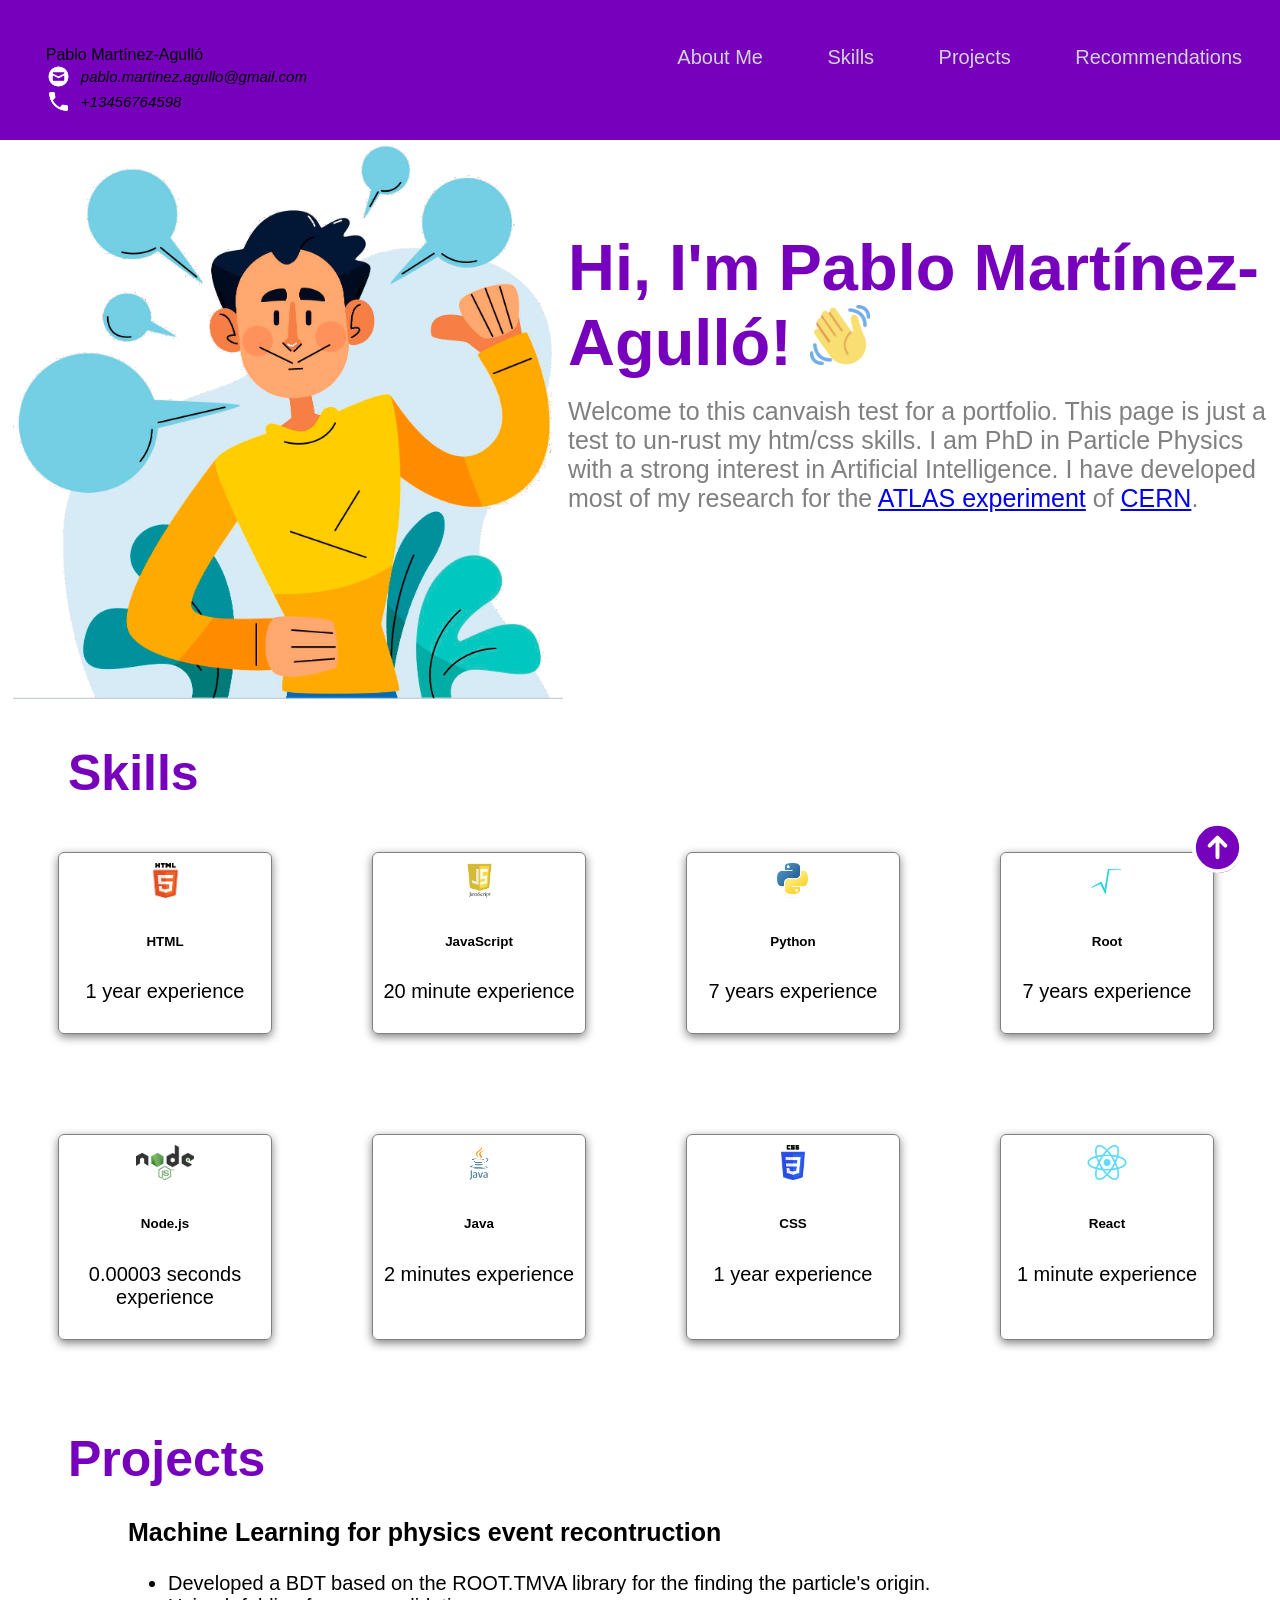
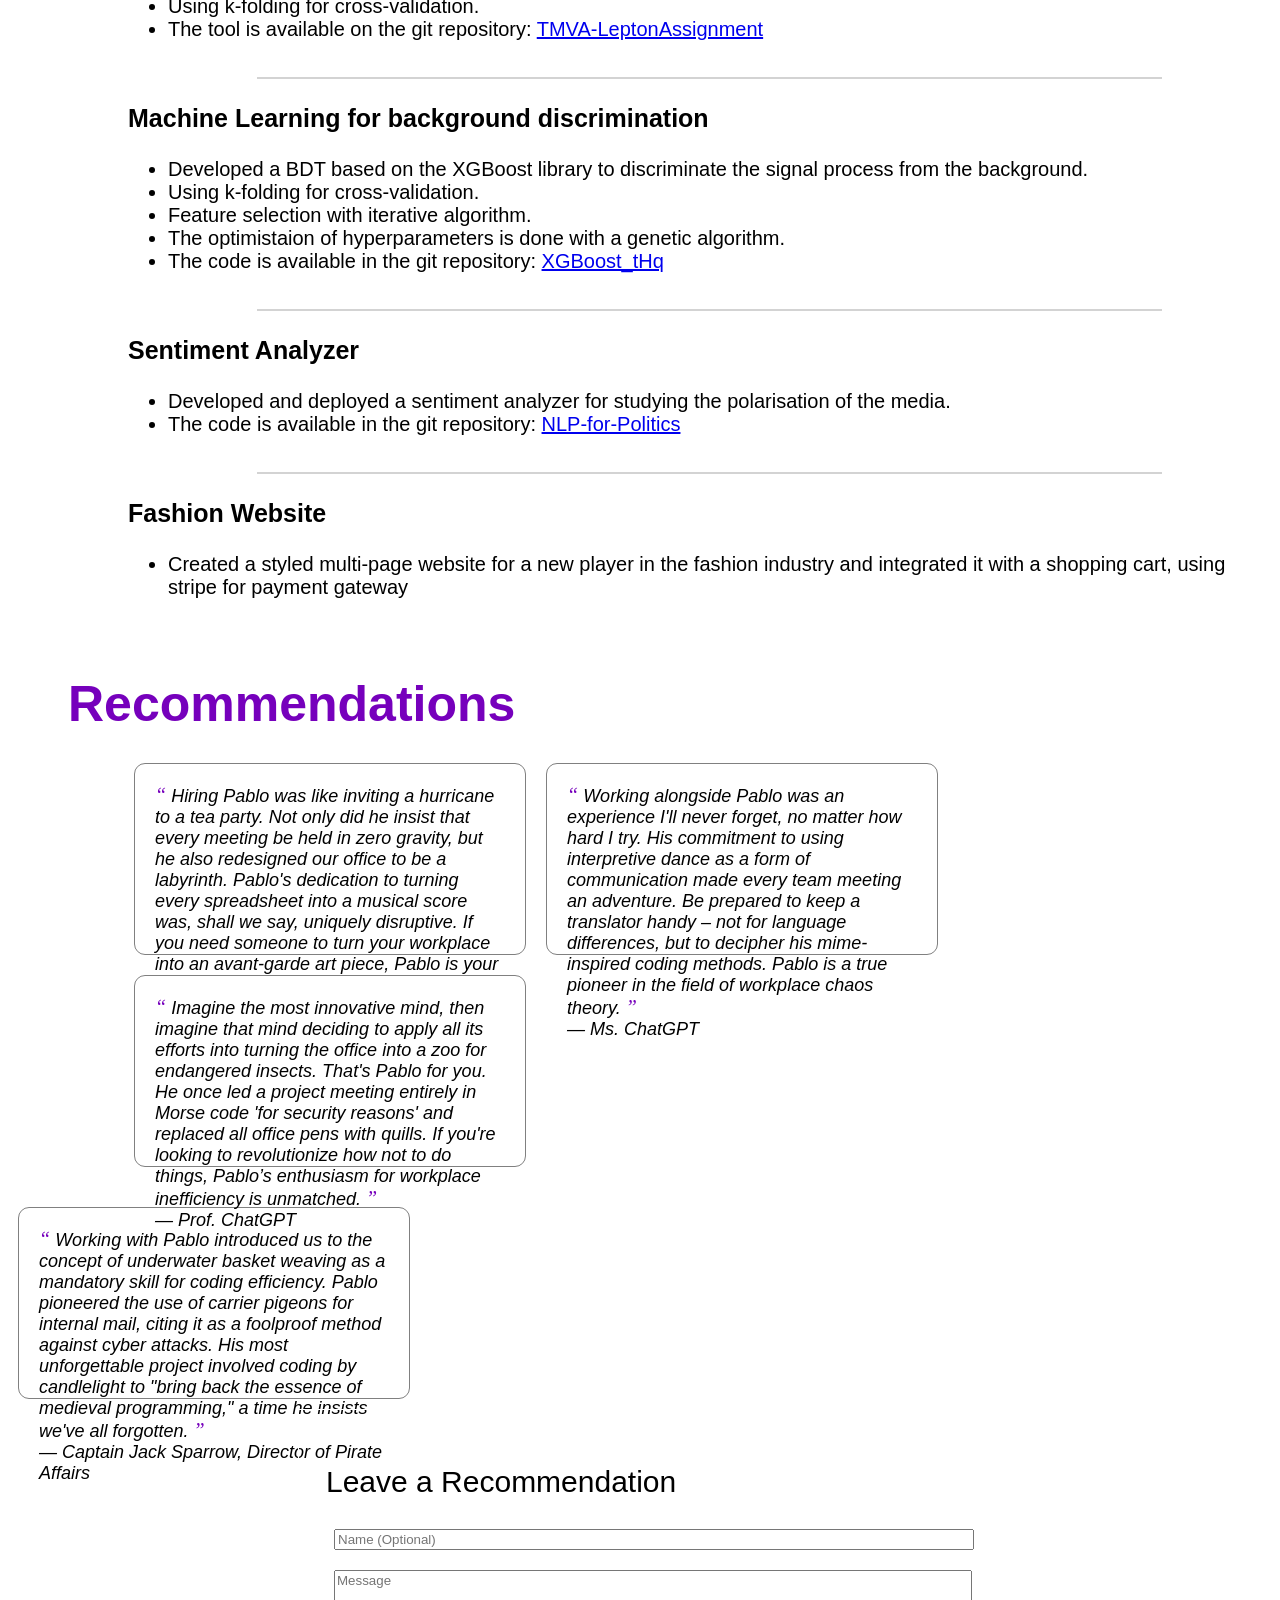
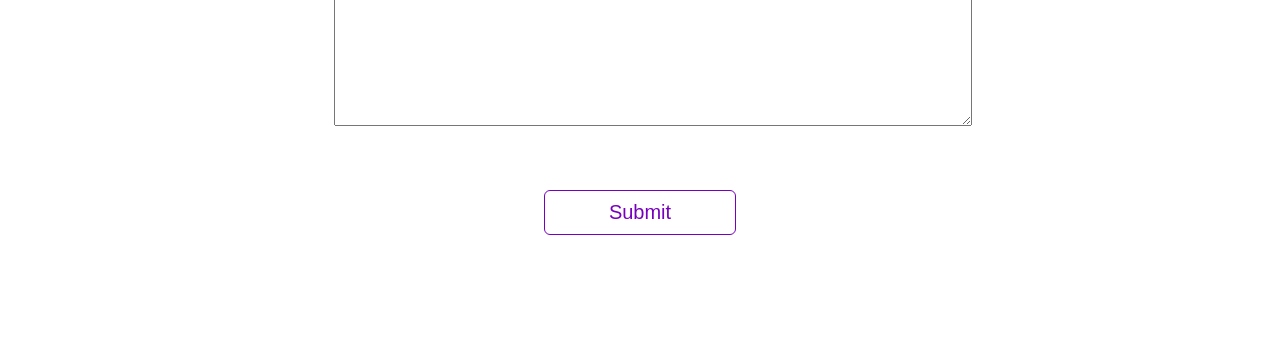
<file: index.html>
<!DOCTYPE html>
<html>
  <head>
    <title>Pablo Mart&iacute;nez-Agull&oacute; - Portfolio</title>
    <link rel="stylesheet" href="./style.css"/>
    <script src="./script.js"></script>
  </head>
  <body>
    <!-- Navigation Bar -->
    <nav>
      <div id="home">
        <div class="profile_name">
          Pablo Mart&iacute;nez-Agull&oacute;
          <div class="contact_info">
            <img src="html_finalprojimages/envelope.png" alt="https://icons8.com/icon/124377/circled-envelope"/>
          pablo.martinez.agullo@gmail.com
        </div>
        <div style="clear:both;"></div>
        <div class="contact_info">
          <img src="html_finalprojimages/phone.png" alt="https://icons8.com/icon/124377/circled-envelope"/>
          +13456764598

        </div>
        </div>
        <div class="topdiv">
          <a class="topmenu" href="#about-me">About Me</a>
          <a class="topmenu" href="#about-me">Skills</a>
          <a class="topmenu" href="#about-me">Projects</a>
          <a class="topmenu" href="#about-me">Recommendations</a>
          <!-- Add the links for Skills, Projects and Recommendation here -->

        </div>
      </div>    
    </nav>

    <!-- About Me -->
    <section id="about-me" class="container">
      <div>
        <img src="html_finalprojimages/AboutME_new.png" class="profile_image"/>
      </div>

      <div>
        <h1>
          Hi, I'm Pablo Mart&iacute;nez-Agull&oacute;! <img src="html_finalprojimages/waving-hand.png" width="60px"/>
        </h1>
        <p>
          Welcome to this canvaish test for a portfolio. This page is just a test to un-rust my htm/css skills.
          I am PhD in Particle Physics with a strong interest in Artificial Intelligence.
          I have developed most of my research for the <a href="https://atlas.cern/" target="_blank">ATLAS experiment</a> of <a href="https://home.cern/" target="_blank">CERN</a>.
        </p>
    </div>
    </section>
              
    <!-- Skills -->
    <section id="skills">
      <h2>Skills</h2>
      <div style="clear:both;"></div>

      <div class="all_skills">
        <div class="skill">
          <img src="html_finalprojimages/html5.png"/>
          <h6>HTML</h6>
          <p>1 year experience</p>
        </div>  

        <div class="skill">
          <img src="html_finalprojimages/js.jpeg"/>
          <h6>JavaScript</h6>
          <p>20 minute experience</p>
        </div>  

        <div class="skill">
          <img src="html_finalprojimages/python_logo.png"/>
          <h6>Python</h6>
          <p>7 years experience</p>
        </div>  

        <div class="skill">
          <img src="html_finalprojimages/root_logo.png"/>
          <h6>Root</h6>
          <p>7 years experience</p>
        </div>  

        <div class="skill">
          <img src="html_finalprojimages/node.png"/>
          <h6>Node.js</h6>
          <p>0.00003 seconds experience</p>
        </div>  

        <div class="skill">
          <img src="html_finalprojimages/java.png"/>
          <h6>Java</h6>
          <p>2 minutes experience</p>
        </div>  

        <div class="skill">
          <img src="html_finalprojimages/CSS3.png"/>
          <h6>CSS</h6>
          <p>1 year experience</p>
        </div>  

        <div class="skill">
          <img src="html_finalprojimages/react.png"/>
          <h6>React</h6>
          <p>1 minute experience</p>
        </div>  

      </div>
    </section>
          
    <!-- Projects -->
    <section class="projects" id="projects">
      <h2>
        Projects
      </h2>
      <div style="clear:both;"></div>

        <div id="projects-container" class="projects-container">
          <div class="project-card">
            <h3>Machine Learning for physics event recontruction</h3>
            <ul>
              <li> Developed a BDT based on the ROOT.TMVA library for the finding the particle's origin. </li>
              <li> Using k-folding for cross-validation. </li>
              <li>The tool is available on the git repository: <a href="https://github.com/MartinezAgullo/Root_with_Python/tree/main/TMVA" target="_blank">TMVA-LeptonAssignment</a> </li>
            </ul>
          </div>
          <hr>
          <div class="project-card">
            <h3>Machine Learning for background discrimination</h3>
            <ul>
              <li>Developed a BDT based on the XGBoost library to discriminate the signal process from the background. </li>
              <li> Using k-folding for cross-validation. </li>
              <li> Feature selection with iterative algorithm. </li>
              <li> The optimistaion of hyperparameters is done with a genetic algorithm. </li>
              <li> The code is available in the git repository: <a href="https://github.com/MartinezAgullo/XGBoost_tHq" target="_blank">XGBoost_tHq</a></li>
            </ul>
          </div>
          <hr>
          <div class="project-card">
            <h3>Sentiment Analyzer</h3>
            <ul>
              <li>Developed and deployed a sentiment analyzer for studying the polarisation of the media.</li> 
              <li>The code is available in the git repository: <a href= https://github.com/MartinezAgullo/NLP-for-Politics" target="_blank">NLP-for-Politics</a> </li>
            </ul>
          </div>
          <hr>
          <div class="project-card">
            <h3>Fashion Website</h3>
            <ul>
              <li>Created a styled multi-page website for a new player in the fashion industry and integrated it with a shopping cart, using stripe for payment gateway</li>
            </ul>
          </div>
    </div>
    </section>
    <div style="clear:both;"></div>

    <!-- Recommendations -->
    <section id="recommendations">
      <h2>Recommendations</h2>
      <div style="clear:both;"></div>
      <div class="all_recommendations" id="all_recommendations">
        <div class="recommendation">
          <span>&#8220;</span>
          Hiring Pablo was like inviting a hurricane to a tea party. 
          Not only did he insist that every meeting be held in zero gravity, but he also redesigned our office to be a labyrinth. 
          Pablo's dedication to turning every spreadsheet into a musical score was, shall we say, uniquely disruptive. 
          If you need someone to turn your workplace into an avant-garde art piece, Pablo is your man. Just don’t expect to find your desk where you left it.
          <span>&#8221;</span>
          <br/>
          <em>— Dr. ChatGPT</em>
        </div>
        <div class="recommendation">
          <span>&#8220;</span>
          Working alongside Pablo was an experience I'll never forget, no matter how hard I try. 
          His commitment to using interpretive dance as a form of communication made every team meeting an adventure. 
          Be prepared to keep a translator handy – not for language differences, but to decipher his mime-inspired coding methods. 
          Pablo is a true pioneer in the field of workplace chaos theory.
          <span>&#8221;</span>
          <br/>
          <em>— Ms. ChatGPT</em>
        </div>
        <div class="recommendation">
          <span>&#8220;</span>
          Imagine the most innovative mind, then imagine that mind deciding to apply all its efforts into turning the office into a zoo for endangered insects. 
          That's Pablo for you. He once led a project meeting entirely in Morse code 'for security reasons' and replaced all office pens with quills. 
          If you're looking to revolutionize how not to do things, Pablo’s enthusiasm for workplace inefficiency is unmatched.
          <span>&#8221;</span>
          <br/>
          <em>— Prof. ChatGPT</em>
        </div>
      </div>
      <div class="recommendation">
        <span>&#8220;</span>
      
        Working with Pablo introduced us to the concept of underwater basket weaving as a mandatory skill for coding efficiency. 
        Pablo pioneered the use of carrier pigeons for internal mail, citing it as a foolproof method against cyber attacks. 
        His most unforgettable project involved coding by candlelight to "bring back the essence of medieval programming," a time he insists we've all forgotten. 
        <span>&#8221;</span>
        <br/>
        <em>— Captain Jack Sparrow, Director of Pirate Affairs</em>
      </div>
      
    </section>

    <!-- Recommendation Form -->
    <section id="contact">
      <div class="flex_center">
        <fieldset>
          <legend class="introduction">Leave a Recommendation</legend>          
          <input type="text" placeholder="Name (Optional)"> <br/>
          <textarea id="new_recommendation" cols="500" rows="10" placeholder="Message"></textarea>
          <div class="flex_center">
            <button id="recommend_btn" onclick="addRecommendation()">Submit</button>
          </div>
        </fieldset>
      </div>
    </section>

    <div class="iconbutton">
      <a href="#home">
        <svg xmlns="http://www.w3.org/2000/svg" fill="none" viewBox="0 0 24 24" stroke-width="1.5" stroke="white" width="63px">
          <path stroke-linecap="round" stroke-linejoin="round" d="M15 11.25l-3-3m0 0l-3 3m3-3v7.5M21 12a9 9 0 11-18 0 9 9 0 0118 0z" />
        </svg>
      </a>
    </div>

    <div class="popup" id="popup" class="flex_center">
      <img src="html_finalprojimages/checkmark--outline.svg"/>
      <h3></h3>
      <button onclick="showPopup(false)">Ok</button>
    </div>
  </body>
</html>
</file>
<file: style.css>
body {
  font-family: 'Trebuchet MS', 'Lucida Sans Unicode', 'Lucida Grande', 'Lucida Sans', Arial, sans-serif;
}

/* Navigation Bar */

#home {
  background-color:  #7600bc;
  padding-bottom: 1cm;
  margin-left:-1cm;
  margin-right:-1cm;
  margin-top:-1cm;
  padding-top: 2cm;
  padding-bottom: 2cm;
  height: 5mm;
 }

.topmenu {
  color: lightgray;
  margin: 10px;
  padding: 20px;
  font-size: 20px;
  text-decoration:none;
}

.topmenu:hover {
  color: white;
  /* Add the styles here */
}

.topdiv {
  float: right;
  padding-right: 1cm;
}

.profile_name {
  float: left;
  padding-left: 2cm;
  /* Add the styles here */
}

.profile_name .contact_info {
  font-size: 15px;
  font-style: italic;
  display: flex;
  align-items: center;
  flex-direction: row;
}

.contact_info img {
  width:25px;
  margin-right: 10px;
  float:left;
}

/* Titles */

h2 {
  text-align: justify;
  font-size: 50px;
  text-align: center;
  float: left;
  color: #7600bc;
  margin: 30px;
  margin-left: 60px;
  margin-top: 40px;
  margin-bottom: 0px;
}

.introduction {
  text-align: justify;
  font-size: 30px;
  text-align: center;
  float: left;
  margin-top: 30px;
  margin-bottom: 20px;
  animation-duration: 5s;
  position: relative;
}

/* Used in the About Me sections */

.container {
  display: flex;
}

/* About Me */

.about-me {
  display: flex;
  align-items: center;
}

#about-me h1 {
  font-size: 65px;
  margin-top: 90px;
  color: #7600bc;
}

#about-me p {
  font-size: 25px;
  color: rgb(128, 128, 128);
  margin-top: -1cm;
}

.profile_image {
  width: 550px;
  height: fit-content;
  vertical-align: middle;
  margin: 5px;
}

/* Skills */

.all_skills {
  display: flex;
  flex-direction: row;
  flex-flow: wrap;
}

.skill {
  border: 1px solid gray;
  display: block;
  border-radius: 6px;
  text-align: center;
  margin: 50px;
  padding: 10px;
  width: 2in;
  font-size: 20px;
  box-shadow: 0 3px 10px gray;
}

.skill img {
  height: 35px;
  align-items: center;
}

.skills h6 {
  align-items: center;
  font-size: 20px;
  margin-block-start: 8px;
  margin-block-end: 5px;
  font-weight: bold;
} 

.skills p {
  align-items: center;
  font-size: 15px;
  color: gray;
  margin-block-start: 5px;
  margin-block-end: 5px;
} 

.flex_center {
  display: flex;
  align-items: center;
  justify-content: center;
}

/* Projects */

.projects-container {
  margin-top: 30px;
  margin-left: 60px;
}

.projects-container hr {
  border: 1px solid lightgray;
  width: 75%;
  margin-left: 5cm;
}

.project-card {
  margin: 0 15px 15px 30px;
  padding-bottom: 5px;
}

.project-card h3 {
  font-size: 25px;
  margin-left: 30px;
}

.project-card li {
  font-size: 20px;
  margin-left: 30px;
}

/* Recommendations */

.all_recommendations {
  display: flex;
  align-items: center;
  margin-left: 1in;
  flex-direction: row;
  flex-flow: wrap;
  padding: 20px;
}

.recommendation {
  font-style: italic;
  text-align: left;
  width: 21.875rem;
  padding: 1rem;
  background-color: #fff;
  border-radius: 11px;
  box-shadow: 0 3px 10px var(--primary-shadow);
  padding: 20px;
  margin: 10px;
  border:1px solid gray;
  font-size: 18px;
  height:150px
}

.recommendation span {
  color: #7600bc;
  font-size: 20px;
  font-family: 'Times New Roman', Times, serif;
}

/* Scroll to Top Button */

.iconbutton{
  width: 48px;
  height: 48px;
  border-radius: 100%;
  background-color: #7600bc;
  display: flex;
  align-items: center;
  justify-content: center;
  position: fixed;
  right: 3%;
  bottom: 3%;
  cursor: pointer;
}

/* Form Pop-up */

.popup {
  width:400px;
  background-color: #e8bcf0;
  border-radius: 3mm;
  top: 50%;
  left:50%;
  transform: translate(-50%,-50%);
  text-align: center;
  position: fixed;
  /* padding: 30px; */
  visibility: hidden;
}

.popup img {
  padding-top: 20px;
}

.popup button {
  background-color: #fff;
  border: 1px solid #7600bc;
  color: #7600bc;
  display: block;
  border-radius: 6px;
  text-align: center;
  margin: 50px;
  padding: 10px;
  width: 2in;
  font-size: 20px;
  margin-left: 25%;
}

.popup button:hover {
  background-color: #fff;
  border: 2px solid #7600bc;
  color: #7600bc;
  display: block;
  font-weight: bolder;
  text-align: center;
  cursor: pointer;
  margin-left: 25%;
}

/* Recommendation Form */

input, textarea {
  font-family: 'Trebuchet MS', 'Lucida Sans Unicode', 'Lucida Grande', 'Lucida Sans', Arial, sans-serif; 
  margin: 10px;  
  width:100%;
}

fieldset {
  display: flexbox;
  align-content: center;
  justify-content: center;  
  padding: 25px; 
  margin-left: 50px; 
  margin-right: 50px;   
  border: thin solid white;
  width: 50%;
}

/* Buttons */

button {
  background-color: #fff;
  border: 1px solid #7600bc;
  color: #7600bc;
  display: block;
  border-radius: 6px;
  text-align: center;
  margin: 50px;
  padding: 10px;
  width: 2in;
  font-size: 20px;
}

button:hover {
  background-color: #7600bc;
  border: 1px solid #7600bc;
  color: #fff;
  display: block;
  border-radius: 6px;
  text-align: center;
  cursor: pointer;
}
</file>
